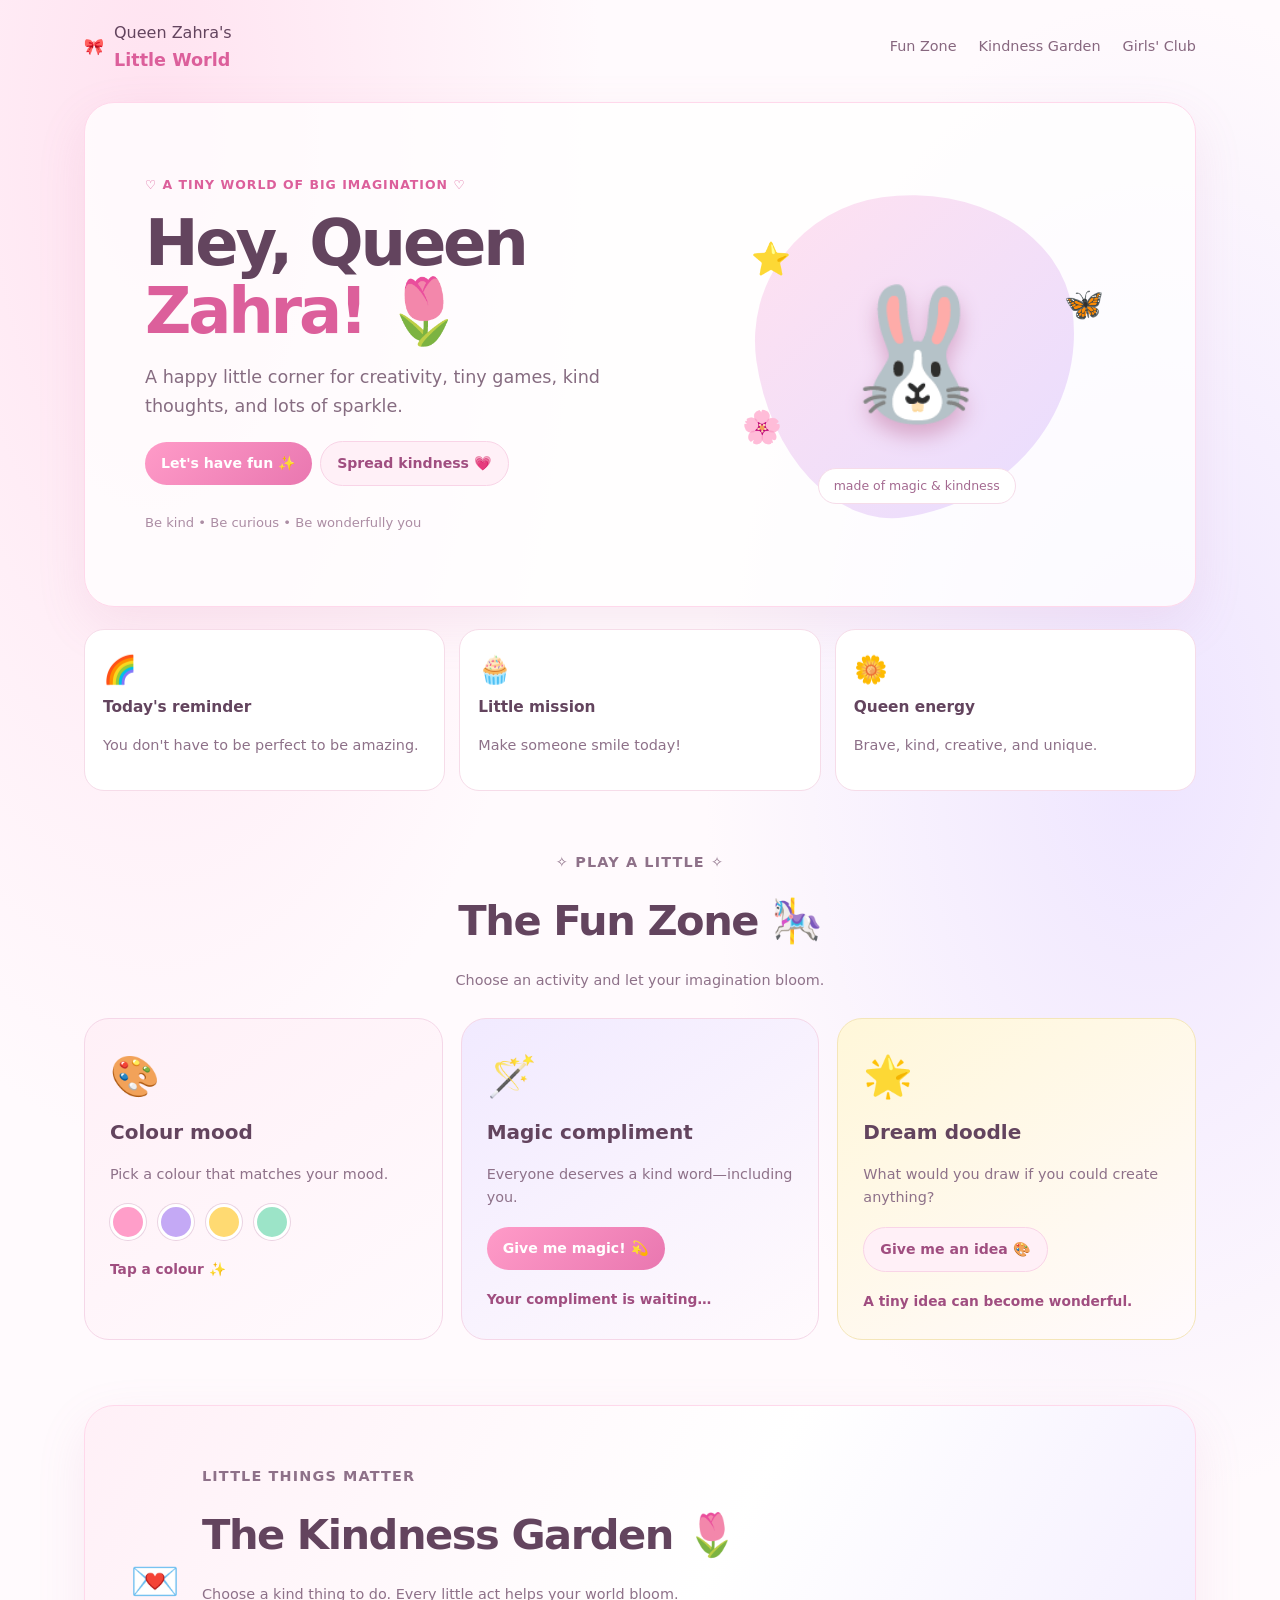
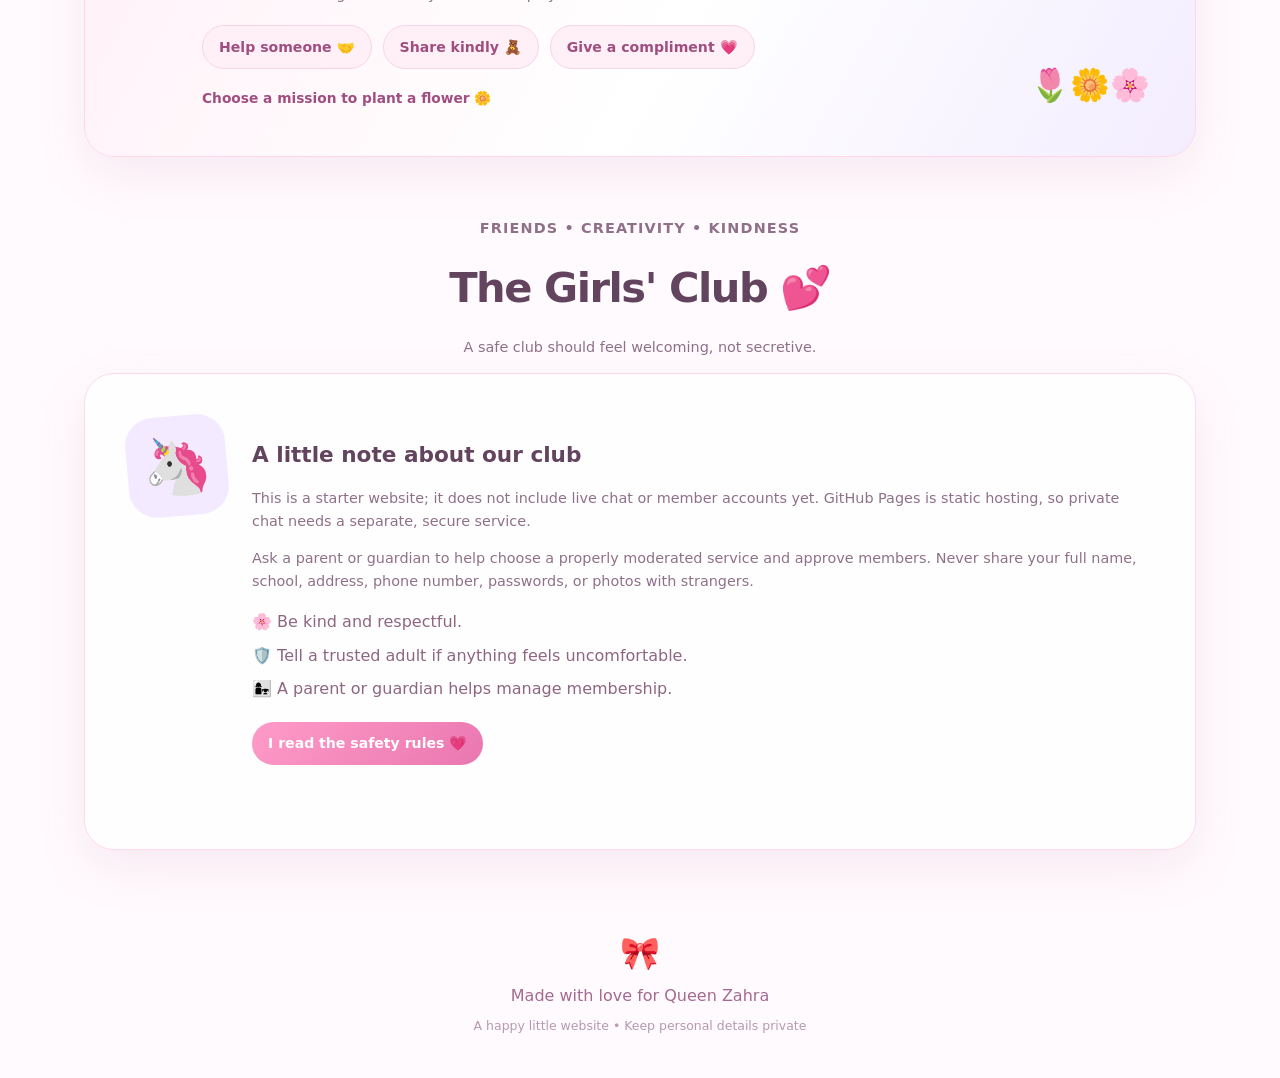
<file: queen-zahra/index.html>
<!doctype html>
<html lang="en"><head><meta charset="utf-8"><meta name="viewport" content="width=device-width,initial-scale=1"><meta name="theme-color" content="#fff0f8"><meta name="description" content="Queen Zahra's pastel little world of imagination, kindness, and fun."><title>Queen Zahra's Little World 🎀</title><link rel="stylesheet" href="style.css"></head>
<body><header class="nav"><a class="brand" href="#home">🎀 <span>Queen Zahra's <b>Little World</b></span></a><nav><a href="#fun">Fun Zone</a><a href="#kindness">Kindness Garden</a><a href="#club">Girls' Club</a></nav></header>
<main id="home"><section class="hero"><div><p class="eyebrow">♡ a tiny world of big imagination ♡</p><h1>Hey, Queen <em>Zahra!</em> 🌷</h1><p class="intro">A happy little corner for creativity, tiny games, kind thoughts, and lots of sparkle.</p><a class="btn hot" href="#fun">Let's have fun ✨</a> <a class="btn" href="#kindness">Spread kindness 💗</a><p class="note">Be kind • Be curious • Be wonderfully you</p></div><div class="art"><span class="float a">⭐</span><span class="float b">🌸</span><span class="float c">🦋</span><div class="bunny">🐰</div><div class="caption">made of magic & kindness</div></div></section>
<section class="tiles"><article>🌈<h3>Today's reminder</h3><p>You don't have to be perfect to be amazing.</p></article><article>🧁<h3>Little mission</h3><p>Make someone smile today!</p></article><article>🌼<h3>Queen energy</h3><p>Brave, kind, creative, and unique.</p></article></section>
<section id="fun" class="section"><p class="eyebrow">✧ play a little ✧</p><h2>The Fun Zone 🎠</h2><p>Choose an activity and let your imagination bloom.</p><div class="cards"><article class="card pink"><div class="emoji">🎨</div><h3>Colour mood</h3><p>Pick a colour that matches your mood.</p><div class="dots"><button data-mood="Rosy and cheerful" class="rose" aria-label="Pink"></button><button data-mood="Dreamy and peaceful" class="lilac" aria-label="Lavender"></button><button data-mood="Sunny and excited" class="sun" aria-label="Yellow"></button><button data-mood="Fresh and calm" class="mint" aria-label="Mint"></button></div><p id="mood" class="result" aria-live="polite">Tap a colour ✨</p></article><article class="card purple"><div class="emoji">🪄</div><h3>Magic compliment</h3><p>Everyone deserves a kind word—including you.</p><button class="btn hot" id="compliment">Give me magic! 💫</button><p id="compliment-result" class="result" aria-live="polite">Your compliment is waiting…</p></article><article class="card yellow"><div class="emoji">🌟</div><h3>Dream doodle</h3><p>What would you draw if you could create anything?</p><button class="btn" id="idea">Give me an idea 🎨</button><p id="idea-result" class="result" aria-live="polite">A tiny idea can become wonderful.</p></article></div></section>
<section id="kindness" class="kindness"><div class="emoji">💌</div><div><p class="eyebrow">little things matter</p><h2>The Kindness Garden 🌷</h2><p>Choose a kind thing to do. Every little act helps your world bloom.</p><div class="actions"><button class="btn" data-kind="I will help someone today.">Help someone 🤝</button><button class="btn" data-kind="I will share and take turns.">Share kindly 🧸</button><button class="btn" data-kind="I will say something kind.">Give a compliment 💗</button></div><p id="kindness-result" class="result" aria-live="polite">Choose a mission to plant a flower 🌼</p></div><div class="flowers">🌷🌼🌸</div></section>
<section id="club" class="section"><p class="eyebrow">friends • creativity • kindness</p><h2>The Girls' Club 💕</h2><p>A safe club should feel welcoming, not secretive.</p><div class="club"><div class="sticker">🦄</div><div><h3>A little note about our club</h3><p>This is a starter website; it does not include live chat or member accounts yet. GitHub Pages is static hosting, so private chat needs a separate, secure service.</p><p>Ask a parent or guardian to help choose a properly moderated service and approve members. Never share your full name, school, address, phone number, passwords, or photos with strangers.</p><ul><li>🌸 Be kind and respectful.</li><li>🛡️ Tell a trusted adult if anything feels uncomfortable.</li><li>👩‍👧 A parent or guardian helps manage membership.</li></ul><button class="btn hot" id="rules">I read the safety rules 💗</button><p id="rules-result" class="result" aria-live="polite"></p></div></div></section></main>
<footer><div>🎀</div><p>Made with love for Queen Zahra</p><small>A happy little website • Keep personal details private</small></footer><script src="script.js"></script></body></html>
</file>
<file: queen-zahra/style.css>
:root{--ink:#63445e;--muted:#8e7189;--pink:#ff8fbd;--deep:#dc5f9b;--line:#f6dce9;--shadow:0 18px 50px #c574a11f}*{box-sizing:border-box}html{scroll-behavior:smooth}body{margin:0;color:var(--ink);font-family:ui-rounded,"Trebuchet MS",system-ui,sans-serif;line-height:1.6;background:radial-gradient(ellipse at 12% 5%,#ffe2f0,transparent 28rem),radial-gradient(ellipse at 90% 28%,#eee5ff,transparent 28rem),#fffafd}a{color:inherit;text-decoration:none}button{font:inherit;cursor:pointer}.nav{max-width:1160px;margin:auto;padding:20px 24px;display:flex;align-items:center;justify-content:space-between;gap:20px}.brand{display:flex;gap:10px;align-items:center}.brand b{display:block;color:var(--deep);font-size:1.1rem}nav{display:flex;gap:22px;flex-wrap:wrap;color:#87677f;font-size:.9rem}nav a:hover{color:var(--deep)}main{max-width:1160px;margin:auto;padding:8px 24px 50px}.hero,.kindness,.club{background:#ffffffc9;border:1px solid #ffd8eb;border-radius:30px;box-shadow:var(--shadow)}.hero{display:grid;grid-template-columns:1.1fr .9fr;align-items:center;gap:20px;padding:clamp(28px,5vw,60px);overflow:hidden}.eyebrow{color:var(--deep);font-size:.78rem;letter-spacing:.08em;text-transform:uppercase;font-weight:800}h1{font-size:clamp(2.4rem,5vw,4.5rem);line-height:1.06;letter-spacing:-.05em;margin:15px 0}h1 em{color:var(--deep);font-style:normal}.intro{max-width:470px;font-size:1.1rem;color:#866c81}.btn{display:inline-flex;align-items:center;justify-content:center;border:1px solid #f9d4e7;border-radius:999px;padding:10px 16px;color:#a04e80;background:#fff0f7;font-weight:800;font-size:.88rem;margin:4px 3px 4px 0;transition:transform .2s}.btn:hover{transform:translateY(-2px);box-shadow:0 8px 20px #e7b3d0}.hot{color:white;background:linear-gradient(135deg,#ff9bc8,#e977b0);border:0}.note{color:#ac8da4;font-size:.82rem;margin-top:22px}.art{min-height:300px;display:grid;place-items:center;position:relative;isolation:isolate}.art:before{content:"";position:absolute;width:min(320px,80%);aspect-ratio:1;border-radius:46% 54% 61% 39%/45% 43% 57% 55%;background:linear-gradient(145deg,#ffe1f0,#e8ddff);z-index:-1;transform:rotate(-8deg)}.bunny{font-size:clamp(5rem,12vw,8rem);filter:drop-shadow(0 12px 10px #d8a9ca);animation:bob 3s ease-in-out infinite}.float{position:absolute;font-size:2rem;animation:bob 3.5s ease-in-out infinite}.a{top:10%;left:12%}.b{bottom:17%;left:10%}.c{top:25%;right:7%}.caption{position:absolute;bottom:0;background:white;border:1px solid var(--line);border-radius:999px;padding:7px 15px;font-size:.78rem;color:#a46a91}@keyframes bob{0%,100%{transform:translateY(0) rotate(-2deg)}50%{transform:translateY(-10px) rotate(2deg)}}.tiles{display:grid;grid-template-columns:repeat(3,1fr);gap:14px;margin:22px 0 60px}.tiles article{background:white;border:1px solid var(--line);border-radius:20px;padding:18px;font-size:1.7rem}.tiles h3{font-size:.96rem;margin:4px 0}.tiles p,.section>p,.card p,.kindness p,.club p{color:var(--muted);font-size:.9rem}.section{margin-top:60px;scroll-margin-top:25px;text-align:center}.section h2,.kindness h2{font-size:clamp(1.8rem,4vw,2.6rem);margin:5px 0;letter-spacing:-.035em}.cards{display:grid;grid-template-columns:repeat(3,1fr);gap:18px;text-align:left;margin-top:26px}.card{border-radius:25px;padding:25px;border:1px solid #f5d7e8;min-height:290px}.pink{background:linear-gradient(145deg,#fff0f7,#fffafd)}.purple{background:linear-gradient(145deg,#f1eaff,#fffafd)}.yellow{background:linear-gradient(145deg,#fff7d9,#fffafd);border-color:#f4e6b9}.emoji{font-size:2.5rem}.card h3{margin:8px 0;font-size:1.25rem}.dots{display:flex;gap:12px;margin:18px 0}.dots button{width:36px;height:36px;border-radius:50%;border:3px solid white;box-shadow:0 0 0 1px #ead3e2}.rose{background:#ff9ec9}.lilac{background:#c4a9f5}.sun{background:#ffda72}.mint{background:#9ce4c8}.result{color:#a04e80!important;font-size:.86rem!important;font-weight:700;margin:14px 0 0;min-height:24px}.kindness{margin-top:65px;padding:clamp(24px,4vw,45px);display:grid;grid-template-columns:auto 1fr auto;gap:22px;align-items:center;background:linear-gradient(120deg,#fff0f7,#fff 55%,#f3edff)}.actions{display:flex;flex-wrap:wrap;gap:8px}.flowers{font-size:2rem;align-self:end;white-space:nowrap}.club{padding:clamp(22px,4vw,42px);display:grid;grid-template-columns:auto 1fr;gap:25px;align-items:start;text-align:left}.sticker{display:grid;place-items:center;width:100px;height:100px;background:#f4eaff;border-radius:28px;font-size:3.5rem;transform:rotate(-5deg)}.club h3{font-size:1.35rem;margin-bottom:10px}.club ul{list-style:none;padding:0;display:grid;gap:8px;color:#8d6682}footer{text-align:center;padding:28px 20px 40px;color:#a46a91}footer div{font-size:2rem}footer p{margin:4px}footer small{font-size:.78rem;color:#b49aaf}@media(max-width:780px){.nav{align-items:flex-start;flex-direction:column}nav{gap:15px}.hero{grid-template-columns:1fr}.art{min-height:270px}.tiles,.cards{grid-template-columns:1fr}.tiles{margin-bottom:45px}.card{min-height:0}.kindness{grid-template-columns:auto 1fr}.flowers{grid-column:1/-1;text-align:center}.club{grid-template-columns:1fr}.sticker{width:76px;height:76px;font-size:2.7rem}}@media(prefers-reduced-motion:reduce){*,*:before,*:after{animation:none!important;scroll-behavior:auto!important;transition:none!important}}
</file>
